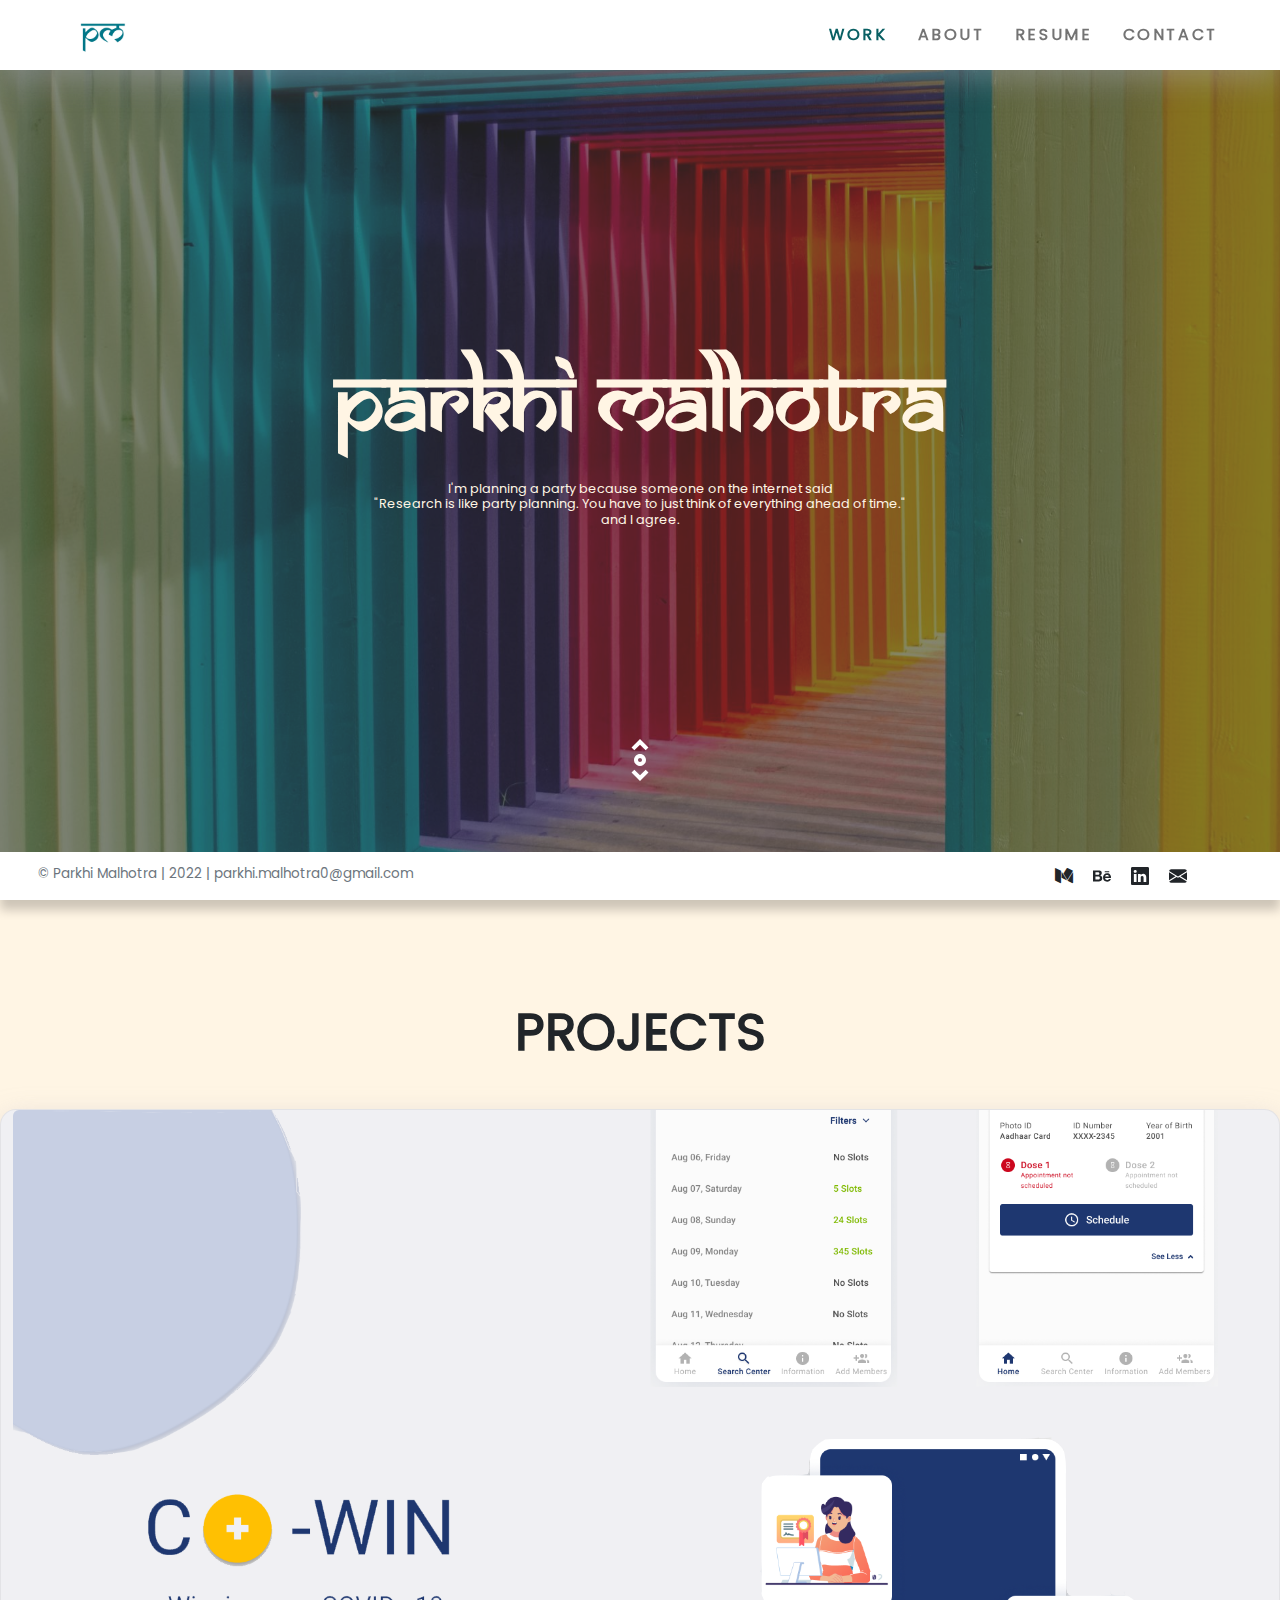
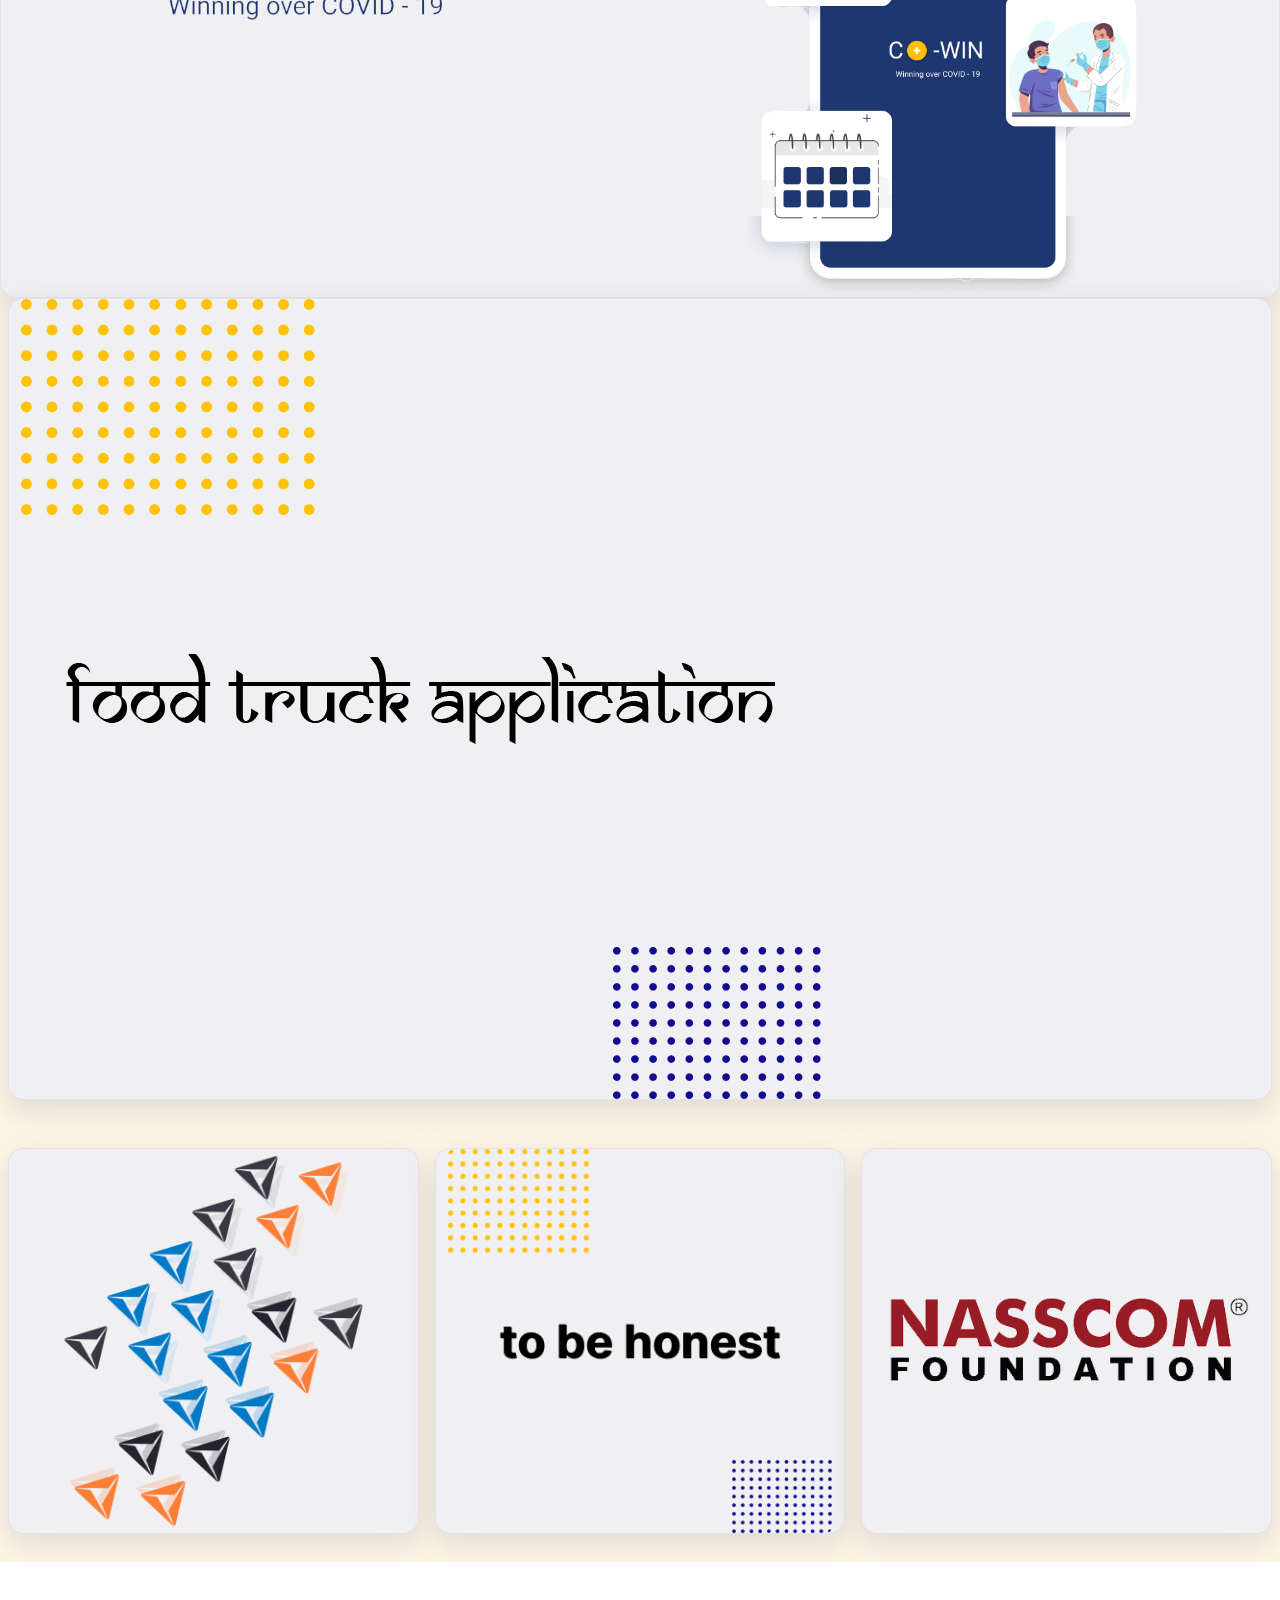
<file: index.html>
<!DOCTYPE html>
<html lang="en">

<head>
    <meta charset="utf-8">
    <meta name="viewport" content="width=device-width, initial-scale=1.0, shrink-to-fit=no">
    <title>Purkkhi</title>
    <link rel="stylesheet" href="assets/bootstrap/css/bootstrap.min.css">
    <link rel="stylesheet" href="assets/css/Annie%20Use%20Your%20Telescope.css">
    <link rel="stylesheet" href="assets/css/Caveat.css">
    <link rel="stylesheet" href="assets/css/Poppins.css">
    <link rel="stylesheet" href="assets/css/Samarkan.css">
    <link rel="stylesheet" href="assets/css/Sofia%20Pro.css">
    <link rel="stylesheet" href="https://cdnjs.cloudflare.com/ajax/libs/font-awesome/4.7.0/css/font-awesome.min.css">
    <link rel="stylesheet" href="assets/css/Footer-Multi-Column-icons.css">
    <link rel="stylesheet" href="assets/css/Hero-Clean-images-1.css">
    <link rel="stylesheet" href="assets/css/snip1577.css">
</head>

<body style="margin:0px!important;">
    <nav class="navbar navbar-light navbar-expand-md fixed-top" id="navbar">
        <div class="container-fluid"><a class="navbar-brand" href="index.html"><img src="assets/img/logooo.jpeg" style="max-height: 6vh;"></a><button data-bs-toggle="collapse" class="navbar-toggler" data-bs-target="#navcol-1"><span class="visually-hidden">Toggle navigation</span><span class="navbar-toggler-icon"></span></button>
            <div class="collapse navbar-collapse" id="navcol-1">
                <ul class="navbar-nav ms-auto">
                    <li class="nav-item"><a class="nav-link active m-auto" href="index.html">Work</a></li>
                    <li class="nav-item"><a class="nav-link m-auto" href="about.html">About</a></li>
                    <li class="nav-item"><a class="nav-link m-auto" href="https://github.com/malhotraparkhi/Resume/blob/main/Parkhi%20Malhotra%20-%20Resume.pdf" target="_blank">RESUME</a></li>
                    <li class="nav-item" style="/*background: #085F63;*/border-radius: 4px;"><a class="nav-link" href="mailto:parkhi.malhotra0@gmail.com">Contact</a></li>
                </ul>
            </div>
        </div>
    </nav>
    <section class="d-flex flex-column justify-content-center align-items-center mx-auto" id="bitmoji-about" style="height: 100vh;margin: 0% 0% 0% 0%;color: white;background: url(&quot;assets/img/robert-katzki-jbtfM0XBeRc-unsplash.jpg&quot;) center / cover no-repeat;padding: 0px;">
        <div class="row gy-4 gy-md-0" style="height: 100%;width: 100%;background: rgba(51,51,51,0.6);box-shadow: 0px 10px 10px rgba(0,0,0,0.2);margin: 0px;">
            <div class="col text-center text-md-start d-flex d-sm-flex d-md-flex justify-content-start align-items-center align-items-md-center" style="font-family: 'Poppins';">
                <div class="mx-auto" id="homehead-div" style="text-align: center;">
                    <h2 class="text-uppercase fw-bold" style="font-family: Samarkan;font-size: 10vh;color: #FFF5E4;">PARKHI MALHOTRA</h2>
                    <h2 class="fw-bold" id="subhead-l" style="font-size: 1vw;color: #FFF5E4;"><br><span style="font-weight: normal !important;">I'm planning a party because someone on the internet said </span><br><span style="font-weight: normal !important;">"Research is like party planning. You have to just think of everything ahead of time." </span><br><span style="font-weight: normal !important;">and I agree.</span><br><br></h2>
                    <h2 class="fw-bold" id="subhead-p" style="font-size: 1.5vh;color: #FFF5E4;"><br><span style="font-weight: normal !important;">I'm planning a party because someone on the internet said "Research is like party planning. You have to just think of everything ahead of time." and I agree.</span><br><br></h2>
                </div>
            </div>
        </div>
        <div style="cursor:pointer;padding: 2%;text-align: center;position:absolute;bottom:10%;" onclick="document.getElementById(&quot;work-exp-p&quot;).scrollIntoView();"><svg xmlns="http://www.w3.org/2000/svg" width="1em" height="1em" viewBox="0 0 24 24" fill="none" style="font-size:3rem;" onclick="document.getElementById(&quot;work-exp-l&quot;).scrollIntoView();">
                <path d="M9.17154 16.8182L7.75732 18.2324L12 22.475L16.2426 18.2324L14.8284 16.8182L12 19.6466L9.17154 16.8182Z" fill="currentColor"></path>
                <path d="M14.8284 7.182L16.2426 5.76779L12 1.52515L7.75733 5.76779L9.17155 7.182L12 4.35357L14.8284 7.182Z" fill="currentColor"></path>
                <path fill-rule="evenodd" clip-rule="evenodd" d="M12 9.00018C13.6569 9.00018 15 10.3433 15 12.0002C15 13.657 13.6569 15.0002 12 15.0002C10.3431 15.0002 9 13.657 9 12.0002C9 10.3433 10.3431 9.00018 12 9.00018ZM12 11.0002C12.5523 11.0002 13 11.4479 13 12.0002C13 12.5525 12.5523 13.0002 12 13.0002C11.4477 13.0002 11 12.5525 11 12.0002C11 11.4479 11.4477 11.0002 12 11.0002Z" fill="currentColor"></path>
            </svg></div>
    </section>
    <section class="flex-column justify-content-center align-items-center mx-auto" id="work-exp-l" style="padding: 0%;width: 100%;min-height: 100vh;margin: 0% 0% 3% 0%;background: #FFF5E4;">
        <h2 class="text-uppercase fw-bold" style="font-size: 4vw;font-family: 'Poppins';margin: 8% 0% 2% 0%;">PROJECTS</h2>
        <div class="row d-flex flex-row justify-content-center" style="width:100%;margin:20px 0px">
            <div class="col-xxl-7 workexp-cols snip1577" style="margin:0px 8px;" onclick="window.open(&quot;https://medium.com/design-bootcamp/case-study-co-win-mobile-application-concept-1673a0535c91&quot;,&quot;_blank&quot;);">
                <div class="workexp-img"><img class="rounded img-fluid d-block" src="assets/img/Cowin%20cover%20image%202.png"></div>
                <div class="figcaption">
                    <h3><strong>Co-Win: Mobile Application Concept</strong><br></h3>
                </div>
            </div>
            <div class="col workexp-cols snip1577" style="width:39%;margin:0px 8px;" onclick="window.open(&quot;https://github.com/malhotraparkhi/Food-Truck-Application/blob/main/Food%20Truck%20Application.pdf&quot;,&quot;_blank&quot;);">
                <div class="workexp-img" style="height: 100%;"><img src="assets/img/foodtruck.png"></div>
                <div class="figcaption">
                    <h3>Food Truck Application</h3>
                </div>
            </div>
        </div>
        <div class="row d-flex flex-column justify-content-center mx-auto flex-sm-column flex-md-column flex-lg-column flex-xl-row flex-xxl-row" style="width:100%;margin:20px 0px">
            <div class="col d-flex justify-content-center workexp-cols snip1577 group-3" style="margin: 8px;" onclick="window.open(&quot;https://medium.com/@malhotraparkhi/an-overview-of-the-work-i-carried-out-during-my-ux-internship-at-sanridge-47f2dd9a9f83&quot;,&quot;_blank&quot;);">
                <div class="workexp-img" style="height: 100%;"><img src="assets/img/Group%204972.png"></div>
                <div class="figcaption">
                    <h3>SanRidge x Excelli</h3>
                </div>
            </div>
            <div class="col d-flex justify-content-center workexp-cols snip1577 group-3" style="margin: 8px;">
                <div><img class="rounded img-fluid d-block w-100 fit-cover workexp-img" src="assets/img/tbhccc.png"></div>
                <div class="figcaption">
                    <h3>TBH Circle</h3>
                </div>
            </div>
            <div class="col d-flex justify-content-center workexp-cols snip1577 group-3" style="margin: 8px;">
                <div class="d-flex"><img class="rounded img-fluid d-block w-100 fit-cover workexp-img" src="assets/img/nasscom%20foundation.png"></div>
                <div class="figcaption">
                    <h3>NASSCOM Foundation</h3>
                </div>
            </div>
        </div>
    </section>
    <section class="flex-column justify-content-center align-items-center mx-auto" id="work-exp-p" style="padding-top: 10%;width: 100%;min-height: 100vh;margin: 0% 0% 8% 0%;background: #FFF5E4;">
        <h2 class="text-uppercase fw-bold" style="font-size: 6vh;font-family: 'Poppins';margin: 8% 0%;">PROJECTS</h2>
        <div class="row d-flex justify-content-center" id="projects-toprow" style="width:100%;margin:8px 0px">
            <div class="col-xxl-7 workexp-cols snip1577 group-3" style="margin:8px;" onclick="window.open(&quot;https://medium.com/design-bootcamp/case-study-co-win-mobile-application-concept-1673a0535c91&quot;,&quot;_blank&quot;);">
                <div class="workexp-img"><img class="rounded img-fluid d-block" src="assets/img/Cowin%20cover%20image%202%20square.png"></div>
                <div class="figcaption">
                    <h3><strong>Co-Win: Mobile Application Concept</strong><br></h3>
                </div>
            </div>
            <div class="col workexp-cols snip1577 group-3" style="margin:8px;" onclick="window.open(&quot;https://github.com/malhotraparkhi/Food-Truck-Application/blob/main/Food%20Truck%20Application.pdf&quot;,&quot;_blank&quot;);">
                <div class="workexp-img" style="height: 100%;"><img src="assets/img/foodtruck.png"></div>
                <div class="figcaption">
                    <h3>Food Truck Application</h3>
                </div>
            </div>
        </div>
        <div class="row d-flex flex-column justify-content-center mx-auto flex-sm-column flex-md-column flex-lg-column flex-xl-row flex-xxl-row" style="width: 100%;margin: 8px 0px 30% 0px;">
            <div class="col d-flex justify-content-center mx-auto workexp-cols snip1577 group-3" style="margin: 8px;" onclick="window.open(&quot;https://medium.com/@malhotraparkhi/an-overview-of-the-work-i-carried-out-during-my-ux-internship-at-sanridge-47f2dd9a9f83&quot;,&quot;_blank&quot;);">
                <div class="workexp-img" style="height: 100%;"><img src="assets/img/Group%204972.png"></div>
                <div class="figcaption">
                    <h3>SanRidge x Excelli</h3>
                </div>
            </div>
            <div class="col d-flex justify-content-center mx-auto workexp-cols snip1577 group-3" style="margin: 8px;">
                <div><img class="rounded img-fluid d-block w-100 fit-auto workexp-img" src="assets/img/tbhccc.png"></div>
                <div class="figcaption">
                    <h3>TBH Circle</h3>
                </div>
            </div>
            <div class="col d-flex justify-content-center mx-auto workexp-cols snip1577 group-3" style="margin: 8px;">
                <div><img class="rounded img-fluid d-block w-100 fit-cover workexp-img" src="assets/img/nasscom%20foundation.png"></div>
                <div class="figcaption">
                    <h3>NASSCOM Foundation</h3>
                </div>
            </div>
        </div>
    </section>
    <footer id="footer-l" class="footer-holder">
        <p class="text-muted mb-0 copyright-statement">© Parkhi Malhotra |&nbsp;2022 | parkhi.malhotra0@gmail.com</p>
        <ul class="list-inline d-flex flex-row justify-content-center align-items-center" id="social-icons">
            <li class="list-inline-item d-flex justify-content-center align-items-center icons" onclick="window.open(&quot;https://medium.com/@malhotraparkhi&quot;,&quot;_blank&quot;);"><i class="fa fa-medium"></i></li>
            <li class="list-inline-item d-flex justify-content-center align-items-center icons" onclick="window.open(&quot;https://www.behance.net/parkhimalhotra&quot;,&quot;_blank&quot;);"><svg xmlns="http://www.w3.org/2000/svg" width="1em" height="1em" fill="currentColor" viewBox="0 0 16 16" class="bi bi-behance">
                    <path d="M4.654 3c.461 0 .887.035 1.278.14.39.07.711.216.996.391.286.176.497.426.641.747.14.32.216.711.216 1.137 0 .496-.106.922-.356 1.242-.215.32-.566.606-.997.817.606.176 1.067.496 1.348.922.281.426.461.957.461 1.563 0 .496-.105.922-.285 1.278a2.317 2.317 0 0 1-.782.887c-.32.215-.711.39-1.137.496a5.329 5.329 0 0 1-1.278.176L0 12.803V3h4.654zm-.285 3.978c.39 0 .71-.105.957-.285.246-.18.355-.497.355-.887 0-.216-.035-.426-.105-.567a.981.981 0 0 0-.32-.355 1.84 1.84 0 0 0-.461-.176c-.176-.035-.356-.035-.567-.035H2.17v2.31c0-.005 2.2-.005 2.2-.005zm.105 4.193c.215 0 .426-.035.606-.07.176-.035.356-.106.496-.216s.25-.215.356-.39c.07-.176.14-.391.14-.641 0-.496-.14-.852-.426-1.102-.285-.215-.676-.32-1.137-.32H2.17v2.734h2.305v.005zm6.858-.035c.286.285.711.426 1.278.426.39 0 .746-.106 1.032-.286.285-.215.46-.426.53-.64h1.74c-.286.851-.712 1.457-1.278 1.848-.566.355-1.243.566-2.06.566a4.135 4.135 0 0 1-1.527-.285 2.827 2.827 0 0 1-1.137-.782 2.851 2.851 0 0 1-.712-1.172c-.175-.461-.25-.957-.25-1.528 0-.531.07-1.032.25-1.493.18-.46.426-.852.747-1.207.32-.32.711-.606 1.137-.782a4.018 4.018 0 0 1 1.493-.285c.606 0 1.137.105 1.598.355.46.25.817.532 1.102.958.285.39.496.851.641 1.348.07.496.105.996.07 1.563h-5.15c0 .58.21 1.11.496 1.396zm2.24-3.732c-.25-.25-.642-.391-1.103-.391-.32 0-.566.07-.781.176-.215.105-.356.25-.496.39a.957.957 0 0 0-.25.497c-.036.175-.07.32-.07.46h3.196c-.07-.526-.25-.882-.497-1.132zm-3.127-3.728h3.978v.957h-3.978v-.957z"></path>
                </svg></li>
            <li class="list-inline-item d-flex justify-content-center align-items-center icons" onclick="window.open(&quot;https://www.linkedin.com/in/parkhi-malhotra-a0358b18a/&quot;,&quot;_blank&quot;);"><svg xmlns="http://www.w3.org/2000/svg" width="1em" height="1em" fill="currentColor" viewBox="0 0 16 16" class="bi bi-linkedin">
                    <path d="M0 1.146C0 .513.526 0 1.175 0h13.65C15.474 0 16 .513 16 1.146v13.708c0 .633-.526 1.146-1.175 1.146H1.175C.526 16 0 15.487 0 14.854V1.146zm4.943 12.248V6.169H2.542v7.225h2.401zm-1.2-8.212c.837 0 1.358-.554 1.358-1.248-.015-.709-.52-1.248-1.342-1.248-.822 0-1.359.54-1.359 1.248 0 .694.521 1.248 1.327 1.248h.016zm4.908 8.212V9.359c0-.216.016-.432.08-.586.173-.431.568-.878 1.232-.878.869 0 1.216.662 1.216 1.634v3.865h2.401V9.25c0-2.22-1.184-3.252-2.764-3.252-1.274 0-1.845.7-2.165 1.193v.025h-.016a5.54 5.54 0 0 1 .016-.025V6.169h-2.4c.03.678 0 7.225 0 7.225h2.4z"></path>
                </svg></li>
            <li class="list-inline-item d-flex justify-content-center align-items-center icons" onclick="window.open(&quot;mailto:parkhi.malhotra0@gmail.com&quot;)"><svg xmlns="http://www.w3.org/2000/svg" width="1em" height="1em" fill="currentColor" viewBox="0 0 16 16" class="bi bi-envelope-fill">
                    <path d="M.05 3.555A2 2 0 0 1 2 2h12a2 2 0 0 1 1.95 1.555L8 8.414.05 3.555ZM0 4.697v7.104l5.803-3.558L0 4.697ZM6.761 8.83l-6.57 4.027A2 2 0 0 0 2 14h12a2 2 0 0 0 1.808-1.144l-6.57-4.027L8 9.586l-1.239-.757Zm3.436-.586L16 11.801V4.697l-5.803 3.546Z"></path>
                </svg></li>
        </ul>
    </footer>
    <footer class="flex-column-reverse justify-content-center footer-holder" id="footer-p" style="margin-top:5%;">
        <p class="text-muted mb-0 copyright-statement" style="text-align:center;padding:0% 0% 2% 0%;">© Parkhi Malhotra |&nbsp;2022 | parkhi.malhotra0@gmail.com</p>
        <ul class="list-inline d-flex flex-row justify-content-center align-items-center" id="social-icons-1" style="padding:2% 0% 0% 0%;">
            <li class="list-inline-item d-flex justify-content-center align-items-center icons" onclick="window.open(&quot;https://medium.com/@malhotraparkhi&quot;,&quot;_blank&quot;);"><i class="fa fa-medium"></i></li>
            <li class="list-inline-item d-flex justify-content-center align-items-center icons" onclick="window.open(&quot;https://www.behance.net/parkhimalhotra&quot;,&quot;_blank&quot;);"><svg xmlns="http://www.w3.org/2000/svg" width="1em" height="1em" fill="currentColor" viewBox="0 0 16 16" class="bi bi-behance">
                    <path d="M4.654 3c.461 0 .887.035 1.278.14.39.07.711.216.996.391.286.176.497.426.641.747.14.32.216.711.216 1.137 0 .496-.106.922-.356 1.242-.215.32-.566.606-.997.817.606.176 1.067.496 1.348.922.281.426.461.957.461 1.563 0 .496-.105.922-.285 1.278a2.317 2.317 0 0 1-.782.887c-.32.215-.711.39-1.137.496a5.329 5.329 0 0 1-1.278.176L0 12.803V3h4.654zm-.285 3.978c.39 0 .71-.105.957-.285.246-.18.355-.497.355-.887 0-.216-.035-.426-.105-.567a.981.981 0 0 0-.32-.355 1.84 1.84 0 0 0-.461-.176c-.176-.035-.356-.035-.567-.035H2.17v2.31c0-.005 2.2-.005 2.2-.005zm.105 4.193c.215 0 .426-.035.606-.07.176-.035.356-.106.496-.216s.25-.215.356-.39c.07-.176.14-.391.14-.641 0-.496-.14-.852-.426-1.102-.285-.215-.676-.32-1.137-.32H2.17v2.734h2.305v.005zm6.858-.035c.286.285.711.426 1.278.426.39 0 .746-.106 1.032-.286.285-.215.46-.426.53-.64h1.74c-.286.851-.712 1.457-1.278 1.848-.566.355-1.243.566-2.06.566a4.135 4.135 0 0 1-1.527-.285 2.827 2.827 0 0 1-1.137-.782 2.851 2.851 0 0 1-.712-1.172c-.175-.461-.25-.957-.25-1.528 0-.531.07-1.032.25-1.493.18-.46.426-.852.747-1.207.32-.32.711-.606 1.137-.782a4.018 4.018 0 0 1 1.493-.285c.606 0 1.137.105 1.598.355.46.25.817.532 1.102.958.285.39.496.851.641 1.348.07.496.105.996.07 1.563h-5.15c0 .58.21 1.11.496 1.396zm2.24-3.732c-.25-.25-.642-.391-1.103-.391-.32 0-.566.07-.781.176-.215.105-.356.25-.496.39a.957.957 0 0 0-.25.497c-.036.175-.07.32-.07.46h3.196c-.07-.526-.25-.882-.497-1.132zm-3.127-3.728h3.978v.957h-3.978v-.957z"></path>
                </svg></li>
            <li class="list-inline-item d-flex justify-content-center align-items-center icons" onclick="window.open(&quot;https://www.linkedin.com/in/parkhi-malhotra-a0358b18a/&quot;,&quot;_blank&quot;);"><svg xmlns="http://www.w3.org/2000/svg" width="1em" height="1em" fill="currentColor" viewBox="0 0 16 16" class="bi bi-linkedin">
                    <path d="M0 1.146C0 .513.526 0 1.175 0h13.65C15.474 0 16 .513 16 1.146v13.708c0 .633-.526 1.146-1.175 1.146H1.175C.526 16 0 15.487 0 14.854V1.146zm4.943 12.248V6.169H2.542v7.225h2.401zm-1.2-8.212c.837 0 1.358-.554 1.358-1.248-.015-.709-.52-1.248-1.342-1.248-.822 0-1.359.54-1.359 1.248 0 .694.521 1.248 1.327 1.248h.016zm4.908 8.212V9.359c0-.216.016-.432.08-.586.173-.431.568-.878 1.232-.878.869 0 1.216.662 1.216 1.634v3.865h2.401V9.25c0-2.22-1.184-3.252-2.764-3.252-1.274 0-1.845.7-2.165 1.193v.025h-.016a5.54 5.54 0 0 1 .016-.025V6.169h-2.4c.03.678 0 7.225 0 7.225h2.4z"></path>
                </svg></li>
            <li class="list-inline-item d-flex justify-content-center align-items-center icons" onclick="window.open(&quot;mailto:parkhi.malhotra0@gmail.com&quot;)"><svg xmlns="http://www.w3.org/2000/svg" width="1em" height="1em" fill="currentColor" viewBox="0 0 16 16" class="bi bi-envelope-fill">
                    <path d="M.05 3.555A2 2 0 0 1 2 2h12a2 2 0 0 1 1.95 1.555L8 8.414.05 3.555ZM0 4.697v7.104l5.803-3.558L0 4.697ZM6.761 8.83l-6.57 4.027A2 2 0 0 0 2 14h12a2 2 0 0 0 1.808-1.144l-6.57-4.027L8 9.586l-1.239-.757Zm3.436-.586L16 11.801V4.697l-5.803 3.546Z"></path>
                </svg></li>
        </ul>
    </footer>
    <script src="https://cdn.jsdelivr.net/npm/bootstrap@5.2.2/dist/js/bootstrap.bundle.min.js"></script>
    <script src="assets/js/slidechange.js"></script>
</body>

</html>
</file>
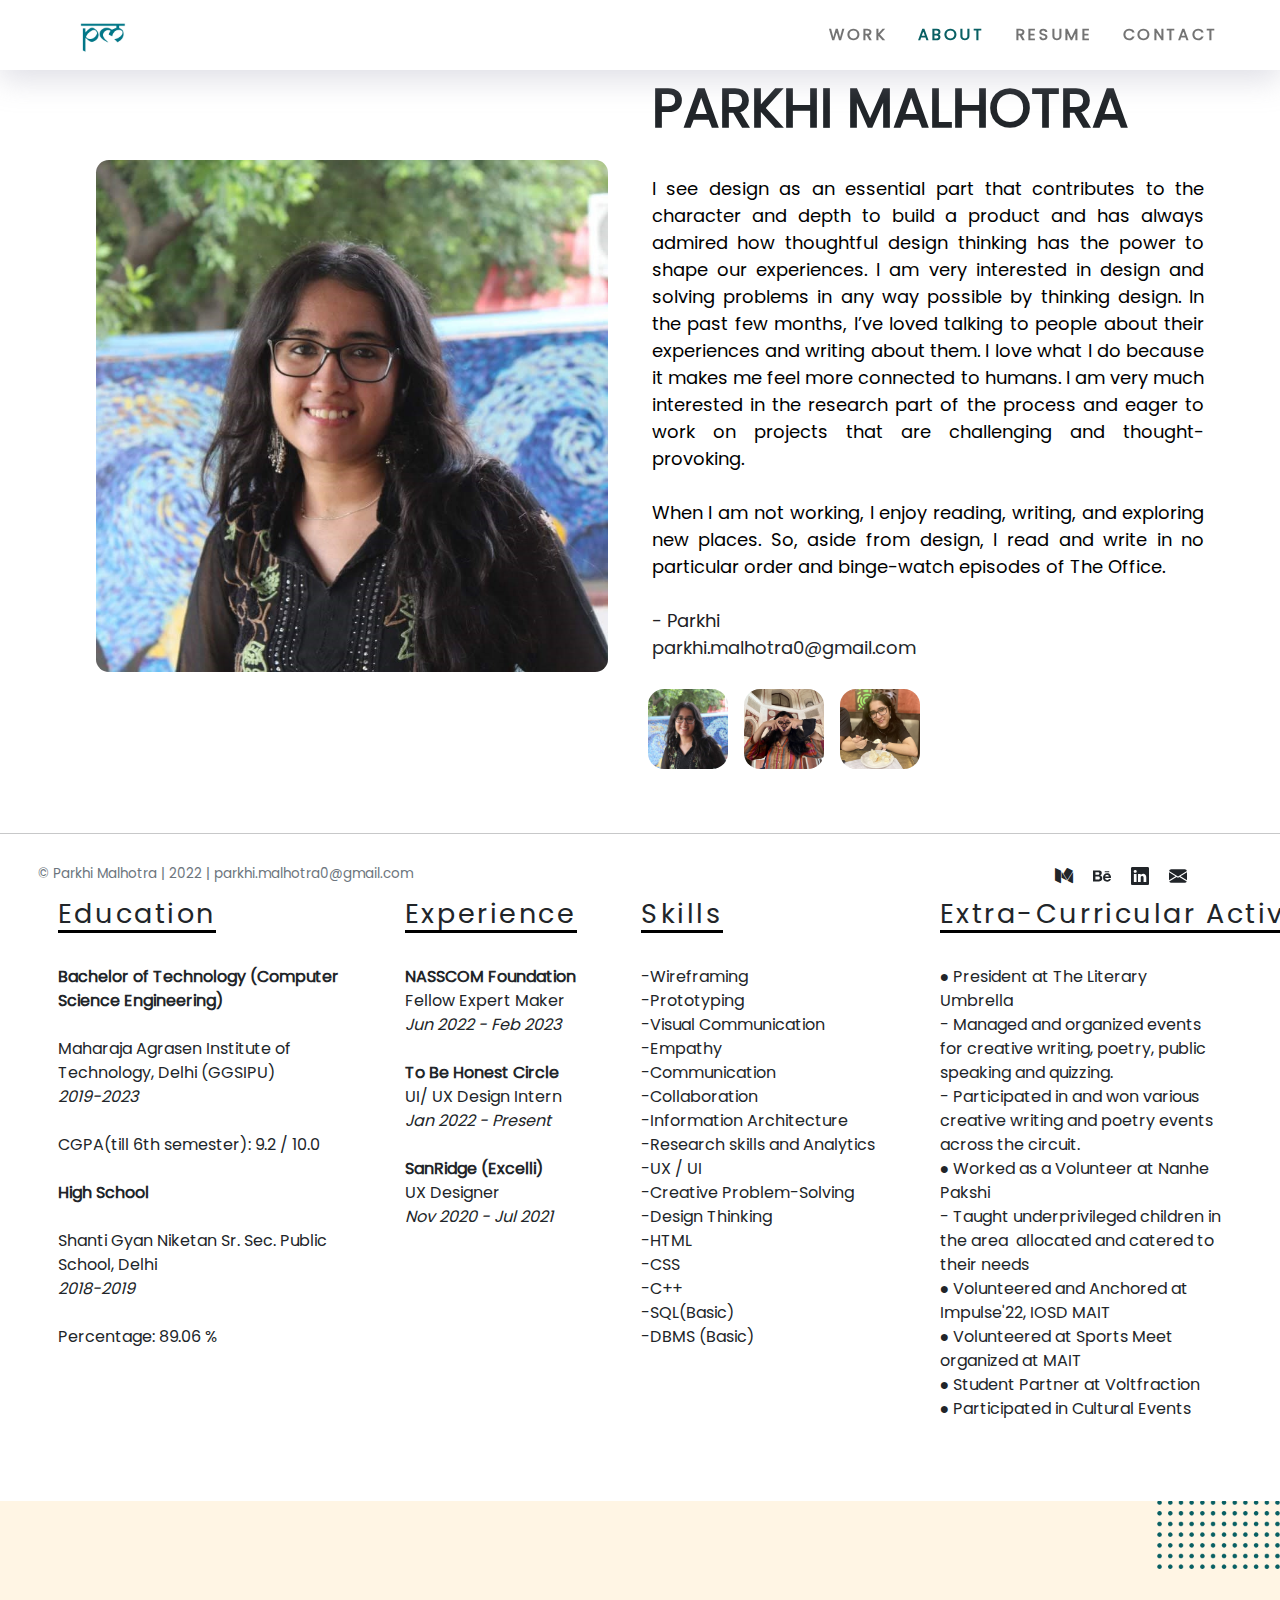
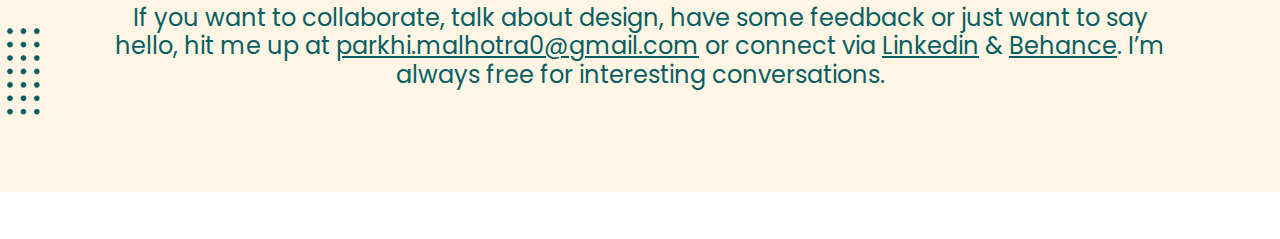
<file: about.html>
<!DOCTYPE html>
<html lang="en">

<head>
    <meta charset="utf-8">
    <meta name="viewport" content="width=device-width, initial-scale=1.0, shrink-to-fit=no">
    <title>Purkkhi</title>
    <link rel="stylesheet" href="assets/bootstrap/css/bootstrap.min.css">
    <link rel="stylesheet" href="assets/css/Annie%20Use%20Your%20Telescope.css">
    <link rel="stylesheet" href="assets/css/Caveat.css">
    <link rel="stylesheet" href="assets/css/Poppins.css">
    <link rel="stylesheet" href="assets/css/Samarkan.css">
    <link rel="stylesheet" href="assets/css/Sofia%20Pro.css">
    <link rel="stylesheet" href="https://cdnjs.cloudflare.com/ajax/libs/font-awesome/4.7.0/css/font-awesome.min.css">
    <link rel="stylesheet" href="assets/css/Footer-Multi-Column-icons.css">
    <link rel="stylesheet" href="assets/css/Hero-Clean-images-1.css">
    <link rel="stylesheet" href="assets/css/snip1577.css">
</head>

<body>
    <nav class="navbar navbar-light navbar-expand-md fixed-top" id="navbar">
        <div class="container-fluid"><a class="navbar-brand" href="index.html"><img src="assets/img/logooo.jpeg" style="max-height: 6vh;"></a><button data-bs-toggle="collapse" class="navbar-toggler" data-bs-target="#navcol-1"><span class="visually-hidden">Toggle navigation</span><span class="navbar-toggler-icon"></span></button>
            <div class="collapse navbar-collapse" id="navcol-1">
                <ul class="navbar-nav ms-auto">
                    <li class="nav-item"><a class="nav-link m-auto" href="index.html">Work</a></li>
                    <li class="nav-item"><a class="nav-link active m-auto" href="about.html">About</a></li>
                    <li class="nav-item"><a class="nav-link m-auto" href="https://github.com/malhotraparkhi/Resume/blob/main/Parkhi%20Malhotra%20-%20Resume.pdf" target="_blank">RESUME</a></li>
                    <li class="nav-item" style="/*background: #085F63;*/border-radius: 4px;"><a class="nav-link" href="mailto:parkhi.malhotra0@gmail.com">Contact</a></li>
                </ul>
            </div>
        </div>
    </nav>
    <section class="d-flex flex-row justify-content-center align-items-center mx-auto" id="bitmoji-about">
        <div class="row g-0" style="height: 100%;">
            <div class="col-md-6" id="pic-l" style="padding: 0%;justify-content: center;align-items: center;">
                <div id="bitmoji-div" style="background-image: url(&quot;assets/img/Parkhi%20Malhotra.jpg&quot;);"></div>
            </div>
            <div class="col-md-6" id="pic-p" style="height: 100%;width: 100%;padding: 0%;justify-content: center;align-items: center;">
                <div id="bitmoji-div-p" style="background: url(&quot;assets/img/Parkhi%20Malhotra.jpg&quot;) center / cover no-repeat;"></div>
            </div>
            <div class="col text-center text-md-start d-flex flex-column" style="font-family: 'Poppins'">
                <div style="padding: 2%;">
                    <h2 class="text-uppercase fw-bold" style="font-size: 6vh;font-family: 'Poppins';">PARKHI MALHOTRA</h2>
                    <p style="margin: 0;text-align: justify;font-size: 2vh;"><br><span style="color: rgb(0, 0, 0); background-color: transparent;">I see design as an essential part that contributes to the character and depth to build a product and has always admired how thoughtful design thinking has the power to shape our experiences. I am very interested in design and solving problems in any way possible by thinking design. In the past few months, I’ve loved talking to people about their experiences and writing about them. I love what I do because it makes me feel more connected to humans. I am very much interested in the research part of the process and eager to work on projects that are challenging and thought-provoking.</span><br><br><span style="color: rgb(0, 0, 0); background-color: transparent;">When I am not working, I enjoy reading, writing, and exploring new places. So, aside from design, I read and write in no particular order and binge-watch episodes of The Office.</span><br><br><span style="color: rgb(32, 33, 36);">- Parkhi</span><br></p>
                    <p style="font-size: 2vh;font-family: 'Poppins';text-align: left;">parkhi.malhotra0@gmail.com</p>
                </div>
                <div id="image-carousel"><img class="about-carousel-slides" src="assets/img/Parkhi%20Malhotra.jpg" onclick="slideswitcher(2)"><img class="about-carousel-slides" src="assets/img/IMG_1428_JPEG.jpg" onclick="slideswitcher(0)"><img class="about-carousel-slides" src="assets/img/IMG_4181.jpg" onclick="slideswitcher(1)"></div>
            </div>
        </div>
    </section>
    <hr>
    <section id="resume-about-l" style="margin: 5% 2%;font-family: 'Poppins';">
        <div class="d-flex flex-row justify-content-around">
            <div class="d-flex flex-column resume-divs">
                <h2 class="resume-titles">Education</h2>
                <p style="font-size: 16px;"><br><strong>Bachelor of Technology (Computer Science Engineering)</strong><br><br>Maharaja Agrasen Institute of Technology, Delhi (GGSIPU)<br><em>2019-2023</em><br><br>CGPA(till 6th semester): 9.2 / 10.0<br><br><strong>High School</strong><br><br>Shanti Gyan Niketan Sr. Sec. Public School, Delhi<br><em>2018-2019</em><br><br>Percentage: 89.06 %</p>
            </div>
            <div class="d-flex flex-column resume-divs">
                <h2 class="resume-titles">Experience</h2>
                <p style="width: max-content;"><br><strong>NASSCOM Foundation</strong><br>Fellow Expert Maker<br><em>Jun 2022 - Feb 2023</em><br><br><strong>To Be Honest Circle</strong><br>UI/ UX Design Intern<br><em>Jan 2022 - Present</em><br><br><strong>SanRidge (Excelli)</strong><br>UX Designer<br><em>Nov 2020 - Jul 2021</em><br><br></p>
            </div>
            <div class="d-flex flex-column resume-divs">
                <h2 class="resume-titles">Skills</h2>
                <p><br>-Wireframing<br>-Prototyping<br>-Visual Communication<br>-Empathy<br>-Communication<br>-Collaboration<br>-Information Architecture<br>-Research skills and Analytics<br>-UX / UI <br>-Creative Problem-Solving <br>-Design Thinking <br>-HTML <br>-CSS <br>-C++ <br>-SQL(Basic) <br>-DBMS (Basic)<br></p>
            </div>
            <div class="d-flex flex-column justify-content-start resume-divs">
                <h2 class="resume-titles">Extra-Curricular Activities</h2>
                <p><br>● President at The Literary Umbrella<br>- Managed and organized events for creative writing, poetry, public speaking and quizzing.<br>- Participated in and won various creative writing and poetry events across the&nbsp;circuit.<br>● Worked as a Volunteer at Nanhe Pakshi<br>- Taught underprivileged children in the area&nbsp; allocated and catered to their needs<br>● Volunteered and Anchored at Impulse'22, IOSD MAIT<br>● Volunteered at Sports Meet organized at MAIT<br>● Student Partner at Voltfraction<br>● Participated in Cultural Events<br></p>
            </div>
        </div>
    </section>
    <section id="resume-about-p" style="margin: 5% 2%;font-family: 'Poppins';">
        <div class="d-flex flex-column justify-content-around flex-sm-column flex-md-column flex-lg-column" id="resume-flex">
            <div class="d-flex flex-column" style="margin: 2%;padding: 2%;">
                <h2 class="resume-titles">Education</h2>
                <p><br><strong>Bachelor of Technology (Computer Science Engineering)</strong><br><br>Maharaja Agrasen Institute of Technology, Delhi (GGSIPU)<br><em>2019-2023</em><br><br>Percentage (till 5th semester): 84.94 %<br><br><strong>High School</strong><br><br>Shanti Gyan Niketan Sr. Sec. Public School, Delhi<br><em>2018-2019</em><br><br>Percentage: 89.06 %</p>
            </div>
            <div class="d-flex flex-column" style="margin: 2%;padding: 2%;">
                <h2 class="resume-titles">Experience</h2>
                <p style="width: max-content;"><br><strong>NASSCOM Foundation</strong><br>Fellow Expert Maker<br><em>Jun 2022 - Feb 2023</em><br><br><strong>To Be Honest Circle</strong><br>UI/ UX Design Intern<br><em>Jan 2022 - Present</em><br><br><strong>SanRidge (Excelli)</strong><br>UX Designer<br><em>Nov 2020 - Jul 2021</em><br><br></p>
            </div>
            <div class="d-flex flex-column" style="margin: 2%;padding: 2%;">
                <h2 class="resume-titles">Skills</h2>
                <p><br>-Wireframing<br>-Prototyping<br>-Visual Communication<br>-Empathy<br>-Communication<br>-Collaboration<br>-Information Architecture<br>-Research skills and Analytics<br>-UX / UI <br>-Creative Problem-Solving <br>-Design Thinking <br>-HTML <br>-CSS <br>-C++ <br>-SQL(Basic) <br>-DBMS (Basic)<br></p>
            </div>
            <div class="d-flex flex-column justify-content-start" style="margin: 2%;padding: 2%;">
                <h2 class="resume-titles">Extra-Curricular Activities</h2>
                <p><br>● President at The Literary Umbrella<br>- Managed and organized events for creative writing, poetry, public speaking and quizzing.<br>- Participated in and won various creative writing and poetry events across the&nbsp;circuit.<br><br>● Worked as a Volunteer at Nanhe Pakshi<br>- Taught underprivileged children in the area&nbsp; allocated and catered to their needs<br><br>● Volunteered and Anchored at Impulse'22, IOSD MAIT<br><br>● Volunteered at Sports Meet organized at MAIT<br><br>● Student Partner at Voltfraction<br><br>● Participated in Cultural Events<br><br></p>
            </div>
        </div>
    </section>
    <section id="grid-l" style="margin: 0% 0% 3% 0%;">
        <div class="d-flex flex-column justify-content-center flex-sm-column flex-md-column flex-lg-column flex-xl-row flex-xxl-row">
            <h4 class="about-highlight" style="background: url(&quot;assets/img/about-highlight.png&quot;) top / contain no-repeat, #FFF5E4;">If you want to collaborate, talk about design, have some feedback or just want to say hello, hit me up at <span onclick="window.open(&quot;mailto:parkhi.malhotra0@gmail.com&quot;);" style="text-decoration:underline;cursor:pointer;">parkhi.malhotra0@gmail.com</span>&nbsp;or connect via <span onclick="window.open(&quot;https://www.linkedin.com/in/parkhi-malhotra-a0358b18a/&quot;,&quot;_blank&quot;);" style="text-decoration:underline;cursor:pointer;">Linkedin</span>&nbsp;&amp;&nbsp;<span onclick="window.open(&quot;https://www.behance.net/parkhimalhotra&quot;,&quot;_blank&quot;);" style="text-decoration:underline;cursor:pointer;">Behance</span>. I’m always free for interesting conversations.</h4>
        </div>
    </section>
    <footer id="footer-l" class="footer-holder">
        <p class="text-muted mb-0 copyright-statement">© Parkhi Malhotra |&nbsp;2022 | parkhi.malhotra0@gmail.com</p>
        <ul class="list-inline d-flex flex-row justify-content-center align-items-center" id="social-icons">
            <li class="list-inline-item d-flex justify-content-center align-items-center icons" onclick="window.open(&quot;https://medium.com/@malhotraparkhi&quot;,&quot;_blank&quot;);"><i class="fa fa-medium"></i></li>
            <li class="list-inline-item d-flex justify-content-center align-items-center icons" onclick="window.open(&quot;https://www.behance.net/parkhimalhotra&quot;,&quot;_blank&quot;);"><svg xmlns="http://www.w3.org/2000/svg" width="1em" height="1em" fill="currentColor" viewBox="0 0 16 16" class="bi bi-behance">
                    <path d="M4.654 3c.461 0 .887.035 1.278.14.39.07.711.216.996.391.286.176.497.426.641.747.14.32.216.711.216 1.137 0 .496-.106.922-.356 1.242-.215.32-.566.606-.997.817.606.176 1.067.496 1.348.922.281.426.461.957.461 1.563 0 .496-.105.922-.285 1.278a2.317 2.317 0 0 1-.782.887c-.32.215-.711.39-1.137.496a5.329 5.329 0 0 1-1.278.176L0 12.803V3h4.654zm-.285 3.978c.39 0 .71-.105.957-.285.246-.18.355-.497.355-.887 0-.216-.035-.426-.105-.567a.981.981 0 0 0-.32-.355 1.84 1.84 0 0 0-.461-.176c-.176-.035-.356-.035-.567-.035H2.17v2.31c0-.005 2.2-.005 2.2-.005zm.105 4.193c.215 0 .426-.035.606-.07.176-.035.356-.106.496-.216s.25-.215.356-.39c.07-.176.14-.391.14-.641 0-.496-.14-.852-.426-1.102-.285-.215-.676-.32-1.137-.32H2.17v2.734h2.305v.005zm6.858-.035c.286.285.711.426 1.278.426.39 0 .746-.106 1.032-.286.285-.215.46-.426.53-.64h1.74c-.286.851-.712 1.457-1.278 1.848-.566.355-1.243.566-2.06.566a4.135 4.135 0 0 1-1.527-.285 2.827 2.827 0 0 1-1.137-.782 2.851 2.851 0 0 1-.712-1.172c-.175-.461-.25-.957-.25-1.528 0-.531.07-1.032.25-1.493.18-.46.426-.852.747-1.207.32-.32.711-.606 1.137-.782a4.018 4.018 0 0 1 1.493-.285c.606 0 1.137.105 1.598.355.46.25.817.532 1.102.958.285.39.496.851.641 1.348.07.496.105.996.07 1.563h-5.15c0 .58.21 1.11.496 1.396zm2.24-3.732c-.25-.25-.642-.391-1.103-.391-.32 0-.566.07-.781.176-.215.105-.356.25-.496.39a.957.957 0 0 0-.25.497c-.036.175-.07.32-.07.46h3.196c-.07-.526-.25-.882-.497-1.132zm-3.127-3.728h3.978v.957h-3.978v-.957z"></path>
                </svg></li>
            <li class="list-inline-item d-flex justify-content-center align-items-center icons" onclick="window.open(&quot;https://www.linkedin.com/in/parkhi-malhotra-a0358b18a/&quot;,&quot;_blank&quot;);"><svg xmlns="http://www.w3.org/2000/svg" width="1em" height="1em" fill="currentColor" viewBox="0 0 16 16" class="bi bi-linkedin">
                    <path d="M0 1.146C0 .513.526 0 1.175 0h13.65C15.474 0 16 .513 16 1.146v13.708c0 .633-.526 1.146-1.175 1.146H1.175C.526 16 0 15.487 0 14.854V1.146zm4.943 12.248V6.169H2.542v7.225h2.401zm-1.2-8.212c.837 0 1.358-.554 1.358-1.248-.015-.709-.52-1.248-1.342-1.248-.822 0-1.359.54-1.359 1.248 0 .694.521 1.248 1.327 1.248h.016zm4.908 8.212V9.359c0-.216.016-.432.08-.586.173-.431.568-.878 1.232-.878.869 0 1.216.662 1.216 1.634v3.865h2.401V9.25c0-2.22-1.184-3.252-2.764-3.252-1.274 0-1.845.7-2.165 1.193v.025h-.016a5.54 5.54 0 0 1 .016-.025V6.169h-2.4c.03.678 0 7.225 0 7.225h2.4z"></path>
                </svg></li>
            <li class="list-inline-item d-flex justify-content-center align-items-center icons" onclick="window.open(&quot;mailto:parkhi.malhotra0@gmail.com&quot;)"><svg xmlns="http://www.w3.org/2000/svg" width="1em" height="1em" fill="currentColor" viewBox="0 0 16 16" class="bi bi-envelope-fill">
                    <path d="M.05 3.555A2 2 0 0 1 2 2h12a2 2 0 0 1 1.95 1.555L8 8.414.05 3.555ZM0 4.697v7.104l5.803-3.558L0 4.697ZM6.761 8.83l-6.57 4.027A2 2 0 0 0 2 14h12a2 2 0 0 0 1.808-1.144l-6.57-4.027L8 9.586l-1.239-.757Zm3.436-.586L16 11.801V4.697l-5.803 3.546Z"></path>
                </svg></li>
        </ul>
    </footer>
    <footer class="flex-column-reverse justify-content-center footer-holder" id="footer-p" style="margin-top:5%;">
        <p class="text-muted mb-0 copyright-statement" style="text-align:center;padding:0% 0% 2% 0%;">© Parkhi Malhotra |&nbsp;2022 | parkhi.malhotra0@gmail.com</p>
        <ul class="list-inline d-flex flex-row justify-content-center align-items-center" id="social-icons-1" style="padding:2% 0% 0% 0%;">
            <li class="list-inline-item d-flex justify-content-center align-items-center icons" onclick="window.open(&quot;https://medium.com/@malhotraparkhi&quot;,&quot;_blank&quot;);"><i class="fa fa-medium"></i></li>
            <li class="list-inline-item d-flex justify-content-center align-items-center icons" onclick="window.open(&quot;https://www.behance.net/parkhimalhotra&quot;,&quot;_blank&quot;);"><svg xmlns="http://www.w3.org/2000/svg" width="1em" height="1em" fill="currentColor" viewBox="0 0 16 16" class="bi bi-behance">
                    <path d="M4.654 3c.461 0 .887.035 1.278.14.39.07.711.216.996.391.286.176.497.426.641.747.14.32.216.711.216 1.137 0 .496-.106.922-.356 1.242-.215.32-.566.606-.997.817.606.176 1.067.496 1.348.922.281.426.461.957.461 1.563 0 .496-.105.922-.285 1.278a2.317 2.317 0 0 1-.782.887c-.32.215-.711.39-1.137.496a5.329 5.329 0 0 1-1.278.176L0 12.803V3h4.654zm-.285 3.978c.39 0 .71-.105.957-.285.246-.18.355-.497.355-.887 0-.216-.035-.426-.105-.567a.981.981 0 0 0-.32-.355 1.84 1.84 0 0 0-.461-.176c-.176-.035-.356-.035-.567-.035H2.17v2.31c0-.005 2.2-.005 2.2-.005zm.105 4.193c.215 0 .426-.035.606-.07.176-.035.356-.106.496-.216s.25-.215.356-.39c.07-.176.14-.391.14-.641 0-.496-.14-.852-.426-1.102-.285-.215-.676-.32-1.137-.32H2.17v2.734h2.305v.005zm6.858-.035c.286.285.711.426 1.278.426.39 0 .746-.106 1.032-.286.285-.215.46-.426.53-.64h1.74c-.286.851-.712 1.457-1.278 1.848-.566.355-1.243.566-2.06.566a4.135 4.135 0 0 1-1.527-.285 2.827 2.827 0 0 1-1.137-.782 2.851 2.851 0 0 1-.712-1.172c-.175-.461-.25-.957-.25-1.528 0-.531.07-1.032.25-1.493.18-.46.426-.852.747-1.207.32-.32.711-.606 1.137-.782a4.018 4.018 0 0 1 1.493-.285c.606 0 1.137.105 1.598.355.46.25.817.532 1.102.958.285.39.496.851.641 1.348.07.496.105.996.07 1.563h-5.15c0 .58.21 1.11.496 1.396zm2.24-3.732c-.25-.25-.642-.391-1.103-.391-.32 0-.566.07-.781.176-.215.105-.356.25-.496.39a.957.957 0 0 0-.25.497c-.036.175-.07.32-.07.46h3.196c-.07-.526-.25-.882-.497-1.132zm-3.127-3.728h3.978v.957h-3.978v-.957z"></path>
                </svg></li>
            <li class="list-inline-item d-flex justify-content-center align-items-center icons" onclick="window.open(&quot;https://www.linkedin.com/in/parkhi-malhotra-a0358b18a/&quot;,&quot;_blank&quot;);"><svg xmlns="http://www.w3.org/2000/svg" width="1em" height="1em" fill="currentColor" viewBox="0 0 16 16" class="bi bi-linkedin">
                    <path d="M0 1.146C0 .513.526 0 1.175 0h13.65C15.474 0 16 .513 16 1.146v13.708c0 .633-.526 1.146-1.175 1.146H1.175C.526 16 0 15.487 0 14.854V1.146zm4.943 12.248V6.169H2.542v7.225h2.401zm-1.2-8.212c.837 0 1.358-.554 1.358-1.248-.015-.709-.52-1.248-1.342-1.248-.822 0-1.359.54-1.359 1.248 0 .694.521 1.248 1.327 1.248h.016zm4.908 8.212V9.359c0-.216.016-.432.08-.586.173-.431.568-.878 1.232-.878.869 0 1.216.662 1.216 1.634v3.865h2.401V9.25c0-2.22-1.184-3.252-2.764-3.252-1.274 0-1.845.7-2.165 1.193v.025h-.016a5.54 5.54 0 0 1 .016-.025V6.169h-2.4c.03.678 0 7.225 0 7.225h2.4z"></path>
                </svg></li>
            <li class="list-inline-item d-flex justify-content-center align-items-center icons" onclick="window.open(&quot;mailto:parkhi.malhotra0@gmail.com&quot;)"><svg xmlns="http://www.w3.org/2000/svg" width="1em" height="1em" fill="currentColor" viewBox="0 0 16 16" class="bi bi-envelope-fill">
                    <path d="M.05 3.555A2 2 0 0 1 2 2h12a2 2 0 0 1 1.95 1.555L8 8.414.05 3.555ZM0 4.697v7.104l5.803-3.558L0 4.697ZM6.761 8.83l-6.57 4.027A2 2 0 0 0 2 14h12a2 2 0 0 0 1.808-1.144l-6.57-4.027L8 9.586l-1.239-.757Zm3.436-.586L16 11.801V4.697l-5.803 3.546Z"></path>
                </svg></li>
        </ul>
    </footer>
    <script src="https://cdn.jsdelivr.net/npm/bootstrap@5.2.2/dist/js/bootstrap.bundle.min.js"></script>
    <script src="assets/js/slidechange.js"></script>
</body>

</html>
</file>
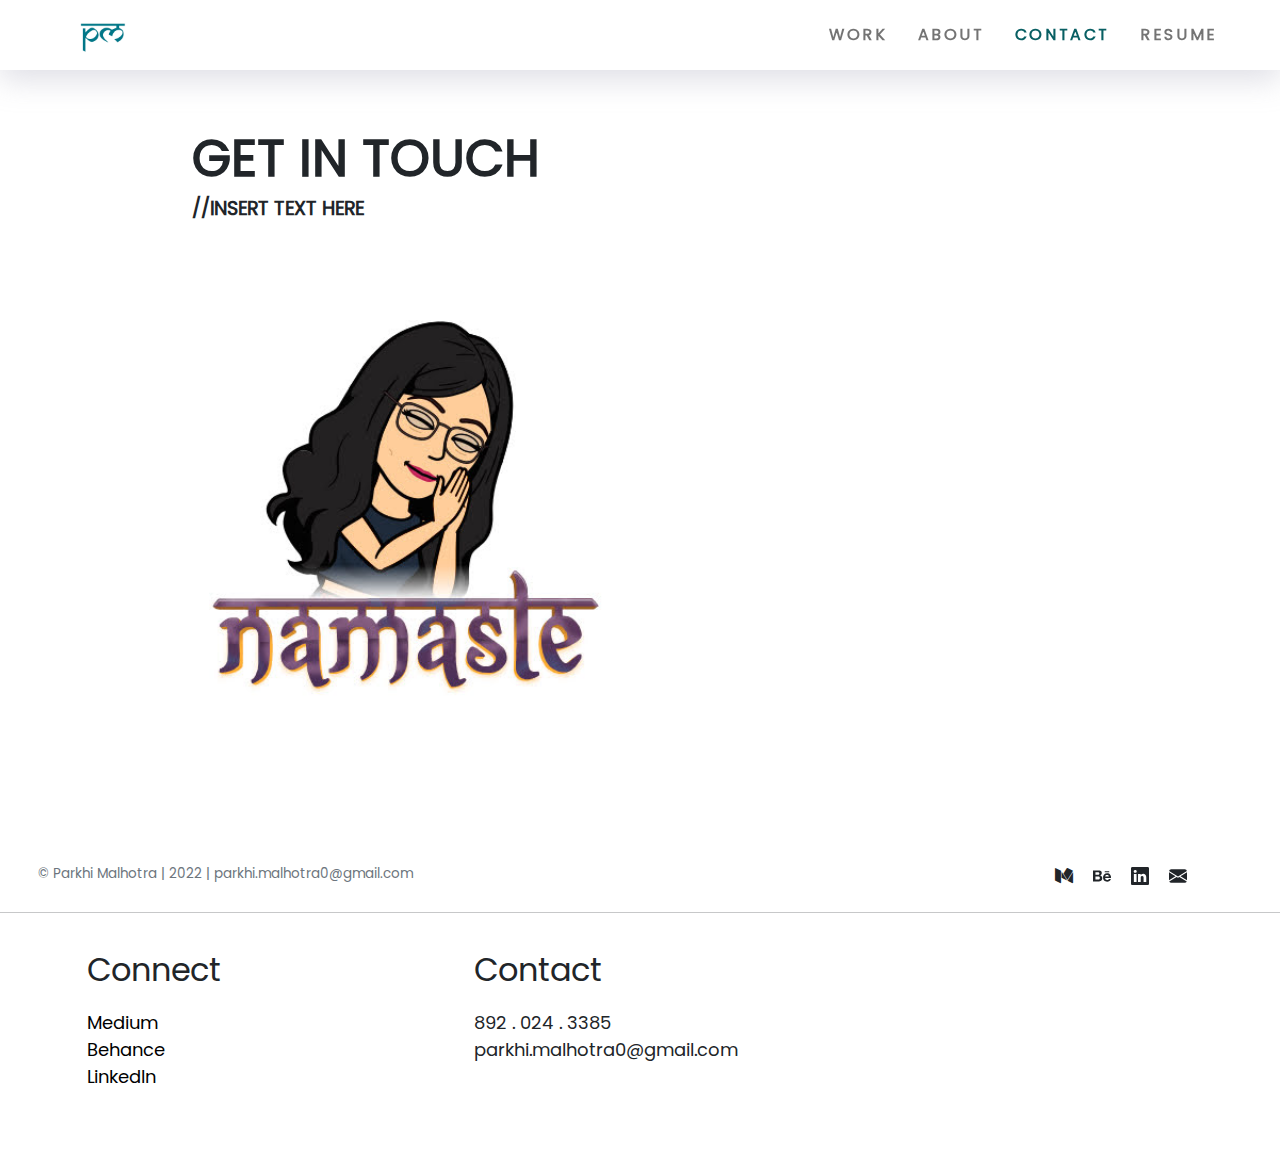
<file: contact.html>
<!DOCTYPE html>
<html lang="en">

<head>
    <meta charset="utf-8">
    <meta name="viewport" content="width=device-width, initial-scale=1.0, shrink-to-fit=no">
    <title>Purkkhi</title>
    <link rel="stylesheet" href="assets/bootstrap/css/bootstrap.min.css">
    <link rel="stylesheet" href="assets/css/Annie%20Use%20Your%20Telescope.css">
    <link rel="stylesheet" href="assets/css/Caveat.css">
    <link rel="stylesheet" href="assets/css/Poppins.css">
    <link rel="stylesheet" href="assets/css/Samarkan.css">
    <link rel="stylesheet" href="assets/css/Sofia%20Pro.css">
    <link rel="stylesheet" href="https://cdnjs.cloudflare.com/ajax/libs/font-awesome/4.7.0/css/font-awesome.min.css">
    <link rel="stylesheet" href="assets/css/Footer-Multi-Column-icons.css">
    <link rel="stylesheet" href="assets/css/Hero-Clean-images-1.css">
    <link rel="stylesheet" href="assets/css/snip1577.css">
</head>

<body>
    <nav class="navbar navbar-light navbar-expand-md fixed-top" id="navbar">
        <div class="container-fluid"><a class="navbar-brand" href="#"><img src="assets/img/logooo.jpeg" style="max-height: 6vh;"></a><button data-bs-toggle="collapse" class="navbar-toggler" data-bs-target="#navcol-1"><span class="visually-hidden">Toggle navigation</span><span class="navbar-toggler-icon"></span></button>
            <div class="collapse navbar-collapse" id="navcol-1">
                <ul class="navbar-nav ms-auto">
                    <li class="nav-item"><a class="nav-link" href="../index.html">Work</a></li>
                    <li class="nav-item"><a class="nav-link" href="about.html">About</a></li>
                    <li class="nav-item"><a class="nav-link active" href="../contact.html">Contact</a></li>
                    <li class="nav-item"><a class="nav-link" href="https://github.com/malhotraparkhi/Resume/blob/main/Parkhi%20Malhotra%20-%20Resume.pdf" target="_blank">RESUME</a></li>
                </ul>
            </div>
        </div>
    </nav>
    <section class="d-flex flex-column justify-content-start align-items-start mx-auto" id="bitmoji-about" style="height: 80vh;margin: 10% 0% 5% 0%;width:80%;">
        <h2 class="text-uppercase fw-bold" style="font-size: 4vw;font-family: 'Poppins';">Get IN TOUCH</h2>
        <h2 class="text-uppercase fw-bold" style="font-size: 1.5vw;font-family: 'Poppins';">//INSERT TEXT HERE</h2>
        <div class="row gy-4 gy-md-0" style="font-family: 'Poppins';min-height: 60vh;width: 100%!important;">
            <div class="col-md-6">
                <div style="height: 100%;background: url(&quot;assets/img/1a12861dfa03a49527ba7b0658300ecb6fb34643c45d1f05e2323d28c1f85e6a.0.png&quot;) center / contain no-repeat;"></div>
            </div>
            <div class="col-md-6 d-md-flex align-items-md-center">
                <div style="width:100%;"><script src="https://sheetdb.io/s/f/1gd6xjvwpjn6q.js"></script></div>
            </div>
        </div>
    </section>
    <hr>
    <section style="margin: 3% 2% 6% 2%;">
        <div class="d-flex flex-row justify-content-start" style="padding:0% 5%;">
            <div class="d-flex flex-column" style="width:35%;">
                <h2 class="about-headers" style="font-family:'Poppins'">Connect</h2><a class="about-urls" href="https://medium.com/@malhotraparkhi">Medium</a><a class="about-urls" href="https://www.behance.net/parkhimalhotra">Behance</a><a class="about-urls" href="https://www.linkedin.com/in/parkhi-malhotra-a0358b18a/">LinkedIn</a>
            </div>
            <div class="d-flex flex-column" style="width:35%;">
                <h2 class="about-headers" style="font-family:'Poppins'">Contact</h2>
                <p style="font-size: 2vh;font-family:'Poppins'">892 . 024 . 3385<br>parkhi.malhotra0@gmail.com</p>
            </div>
        </div>
    </section>
    <footer id="footer-l" class="footer-holder">
        <p class="text-muted mb-0 copyright-statement">© Parkhi Malhotra |&nbsp;2022 | parkhi.malhotra0@gmail.com</p>
        <ul class="list-inline d-flex flex-row justify-content-center align-items-center" id="social-icons">
            <li class="list-inline-item d-flex justify-content-center align-items-center icons" onclick="window.open(&quot;https://medium.com/@malhotraparkhi&quot;,&quot;_blank&quot;);"><i class="fa fa-medium"></i></li>
            <li class="list-inline-item d-flex justify-content-center align-items-center icons" onclick="window.open(&quot;https://www.behance.net/parkhimalhotra&quot;,&quot;_blank&quot;);"><svg xmlns="http://www.w3.org/2000/svg" width="1em" height="1em" fill="currentColor" viewBox="0 0 16 16" class="bi bi-behance">
                    <path d="M4.654 3c.461 0 .887.035 1.278.14.39.07.711.216.996.391.286.176.497.426.641.747.14.32.216.711.216 1.137 0 .496-.106.922-.356 1.242-.215.32-.566.606-.997.817.606.176 1.067.496 1.348.922.281.426.461.957.461 1.563 0 .496-.105.922-.285 1.278a2.317 2.317 0 0 1-.782.887c-.32.215-.711.39-1.137.496a5.329 5.329 0 0 1-1.278.176L0 12.803V3h4.654zm-.285 3.978c.39 0 .71-.105.957-.285.246-.18.355-.497.355-.887 0-.216-.035-.426-.105-.567a.981.981 0 0 0-.32-.355 1.84 1.84 0 0 0-.461-.176c-.176-.035-.356-.035-.567-.035H2.17v2.31c0-.005 2.2-.005 2.2-.005zm.105 4.193c.215 0 .426-.035.606-.07.176-.035.356-.106.496-.216s.25-.215.356-.39c.07-.176.14-.391.14-.641 0-.496-.14-.852-.426-1.102-.285-.215-.676-.32-1.137-.32H2.17v2.734h2.305v.005zm6.858-.035c.286.285.711.426 1.278.426.39 0 .746-.106 1.032-.286.285-.215.46-.426.53-.64h1.74c-.286.851-.712 1.457-1.278 1.848-.566.355-1.243.566-2.06.566a4.135 4.135 0 0 1-1.527-.285 2.827 2.827 0 0 1-1.137-.782 2.851 2.851 0 0 1-.712-1.172c-.175-.461-.25-.957-.25-1.528 0-.531.07-1.032.25-1.493.18-.46.426-.852.747-1.207.32-.32.711-.606 1.137-.782a4.018 4.018 0 0 1 1.493-.285c.606 0 1.137.105 1.598.355.46.25.817.532 1.102.958.285.39.496.851.641 1.348.07.496.105.996.07 1.563h-5.15c0 .58.21 1.11.496 1.396zm2.24-3.732c-.25-.25-.642-.391-1.103-.391-.32 0-.566.07-.781.176-.215.105-.356.25-.496.39a.957.957 0 0 0-.25.497c-.036.175-.07.32-.07.46h3.196c-.07-.526-.25-.882-.497-1.132zm-3.127-3.728h3.978v.957h-3.978v-.957z"></path>
                </svg></li>
            <li class="list-inline-item d-flex justify-content-center align-items-center icons" onclick="window.open(&quot;https://www.linkedin.com/in/parkhi-malhotra-a0358b18a/&quot;,&quot;_blank&quot;);"><svg xmlns="http://www.w3.org/2000/svg" width="1em" height="1em" fill="currentColor" viewBox="0 0 16 16" class="bi bi-linkedin">
                    <path d="M0 1.146C0 .513.526 0 1.175 0h13.65C15.474 0 16 .513 16 1.146v13.708c0 .633-.526 1.146-1.175 1.146H1.175C.526 16 0 15.487 0 14.854V1.146zm4.943 12.248V6.169H2.542v7.225h2.401zm-1.2-8.212c.837 0 1.358-.554 1.358-1.248-.015-.709-.52-1.248-1.342-1.248-.822 0-1.359.54-1.359 1.248 0 .694.521 1.248 1.327 1.248h.016zm4.908 8.212V9.359c0-.216.016-.432.08-.586.173-.431.568-.878 1.232-.878.869 0 1.216.662 1.216 1.634v3.865h2.401V9.25c0-2.22-1.184-3.252-2.764-3.252-1.274 0-1.845.7-2.165 1.193v.025h-.016a5.54 5.54 0 0 1 .016-.025V6.169h-2.4c.03.678 0 7.225 0 7.225h2.4z"></path>
                </svg></li>
            <li class="list-inline-item d-flex justify-content-center align-items-center icons" onclick="window.open(&quot;mailto:parkhi.malhotra0@gmail.com&quot;)"><svg xmlns="http://www.w3.org/2000/svg" width="1em" height="1em" fill="currentColor" viewBox="0 0 16 16" class="bi bi-envelope-fill">
                    <path d="M.05 3.555A2 2 0 0 1 2 2h12a2 2 0 0 1 1.95 1.555L8 8.414.05 3.555ZM0 4.697v7.104l5.803-3.558L0 4.697ZM6.761 8.83l-6.57 4.027A2 2 0 0 0 2 14h12a2 2 0 0 0 1.808-1.144l-6.57-4.027L8 9.586l-1.239-.757Zm3.436-.586L16 11.801V4.697l-5.803 3.546Z"></path>
                </svg></li>
        </ul>
    </footer>
    <footer class="flex-column-reverse justify-content-center footer-holder" id="footer-p" style="margin-top:5%;">
        <p class="text-muted mb-0 copyright-statement" style="text-align:center;padding:0% 0% 2% 0%;">© Parkhi Malhotra |&nbsp;2022 | parkhi.malhotra0@gmail.com</p>
        <ul class="list-inline d-flex flex-row justify-content-center align-items-center" id="social-icons-1" style="padding:2% 0% 0% 0%;">
            <li class="list-inline-item d-flex justify-content-center align-items-center icons" onclick="window.open(&quot;https://medium.com/@malhotraparkhi&quot;,&quot;_blank&quot;);"><i class="fa fa-medium"></i></li>
            <li class="list-inline-item d-flex justify-content-center align-items-center icons" onclick="window.open(&quot;https://www.behance.net/parkhimalhotra&quot;,&quot;_blank&quot;);"><svg xmlns="http://www.w3.org/2000/svg" width="1em" height="1em" fill="currentColor" viewBox="0 0 16 16" class="bi bi-behance">
                    <path d="M4.654 3c.461 0 .887.035 1.278.14.39.07.711.216.996.391.286.176.497.426.641.747.14.32.216.711.216 1.137 0 .496-.106.922-.356 1.242-.215.32-.566.606-.997.817.606.176 1.067.496 1.348.922.281.426.461.957.461 1.563 0 .496-.105.922-.285 1.278a2.317 2.317 0 0 1-.782.887c-.32.215-.711.39-1.137.496a5.329 5.329 0 0 1-1.278.176L0 12.803V3h4.654zm-.285 3.978c.39 0 .71-.105.957-.285.246-.18.355-.497.355-.887 0-.216-.035-.426-.105-.567a.981.981 0 0 0-.32-.355 1.84 1.84 0 0 0-.461-.176c-.176-.035-.356-.035-.567-.035H2.17v2.31c0-.005 2.2-.005 2.2-.005zm.105 4.193c.215 0 .426-.035.606-.07.176-.035.356-.106.496-.216s.25-.215.356-.39c.07-.176.14-.391.14-.641 0-.496-.14-.852-.426-1.102-.285-.215-.676-.32-1.137-.32H2.17v2.734h2.305v.005zm6.858-.035c.286.285.711.426 1.278.426.39 0 .746-.106 1.032-.286.285-.215.46-.426.53-.64h1.74c-.286.851-.712 1.457-1.278 1.848-.566.355-1.243.566-2.06.566a4.135 4.135 0 0 1-1.527-.285 2.827 2.827 0 0 1-1.137-.782 2.851 2.851 0 0 1-.712-1.172c-.175-.461-.25-.957-.25-1.528 0-.531.07-1.032.25-1.493.18-.46.426-.852.747-1.207.32-.32.711-.606 1.137-.782a4.018 4.018 0 0 1 1.493-.285c.606 0 1.137.105 1.598.355.46.25.817.532 1.102.958.285.39.496.851.641 1.348.07.496.105.996.07 1.563h-5.15c0 .58.21 1.11.496 1.396zm2.24-3.732c-.25-.25-.642-.391-1.103-.391-.32 0-.566.07-.781.176-.215.105-.356.25-.496.39a.957.957 0 0 0-.25.497c-.036.175-.07.32-.07.46h3.196c-.07-.526-.25-.882-.497-1.132zm-3.127-3.728h3.978v.957h-3.978v-.957z"></path>
                </svg></li>
            <li class="list-inline-item d-flex justify-content-center align-items-center icons" onclick="window.open(&quot;https://www.linkedin.com/in/parkhi-malhotra-a0358b18a/&quot;,&quot;_blank&quot;);"><svg xmlns="http://www.w3.org/2000/svg" width="1em" height="1em" fill="currentColor" viewBox="0 0 16 16" class="bi bi-linkedin">
                    <path d="M0 1.146C0 .513.526 0 1.175 0h13.65C15.474 0 16 .513 16 1.146v13.708c0 .633-.526 1.146-1.175 1.146H1.175C.526 16 0 15.487 0 14.854V1.146zm4.943 12.248V6.169H2.542v7.225h2.401zm-1.2-8.212c.837 0 1.358-.554 1.358-1.248-.015-.709-.52-1.248-1.342-1.248-.822 0-1.359.54-1.359 1.248 0 .694.521 1.248 1.327 1.248h.016zm4.908 8.212V9.359c0-.216.016-.432.08-.586.173-.431.568-.878 1.232-.878.869 0 1.216.662 1.216 1.634v3.865h2.401V9.25c0-2.22-1.184-3.252-2.764-3.252-1.274 0-1.845.7-2.165 1.193v.025h-.016a5.54 5.54 0 0 1 .016-.025V6.169h-2.4c.03.678 0 7.225 0 7.225h2.4z"></path>
                </svg></li>
            <li class="list-inline-item d-flex justify-content-center align-items-center icons" onclick="window.open(&quot;mailto:parkhi.malhotra0@gmail.com&quot;)"><svg xmlns="http://www.w3.org/2000/svg" width="1em" height="1em" fill="currentColor" viewBox="0 0 16 16" class="bi bi-envelope-fill">
                    <path d="M.05 3.555A2 2 0 0 1 2 2h12a2 2 0 0 1 1.95 1.555L8 8.414.05 3.555ZM0 4.697v7.104l5.803-3.558L0 4.697ZM6.761 8.83l-6.57 4.027A2 2 0 0 0 2 14h12a2 2 0 0 0 1.808-1.144l-6.57-4.027L8 9.586l-1.239-.757Zm3.436-.586L16 11.801V4.697l-5.803 3.546Z"></path>
                </svg></li>
        </ul>
    </footer>
    <script src="https://cdn.jsdelivr.net/npm/bootstrap@5.2.2/dist/js/bootstrap.bundle.min.js"></script>
    <script src="assets/js/slidechange.js"></script>
</body>

</html>
</file>
<file: assets/css/Caveat.css>
@font-face {
	font-family: 'Caveat';
	src: url(../../assets/fonts//s/caveat/v17/WnznHAc5bAfYB2QRah7pcpNvOx-pjfJ9eIipYSxP.woff2) format('woff2');
	font-weight: 400;
	font-style: normal;
	font-display: swap;
	unicode-range: U+0460-052F, U+1C80-1C88, U+20B4, U+2DE0-2DFF, U+A640-A69F, U+FE2E-FE2F;
}

@font-face {
	font-family: 'Caveat';
	src: url(../../assets/fonts//s/caveat/v17/WnznHAc5bAfYB2QRah7pcpNvOx-pjfJ9eIGpYSxP.woff2) format('woff2');
	font-weight: 400;
	font-style: normal;
	font-display: swap;
	unicode-range: U+0301, U+0400-045F, U+0490-0491, U+04B0-04B1, U+2116;
}

@font-face {
	font-family: 'Caveat';
	src: url(../../assets/fonts//s/caveat/v17/WnznHAc5bAfYB2QRah7pcpNvOx-pjfJ9eIupYSxP.woff2) format('woff2');
	font-weight: 400;
	font-style: normal;
	font-display: swap;
	unicode-range: U+0100-024F, U+0259, U+1E00-1EFF, U+2020, U+20A0-20AB, U+20AD-20CF, U+2113, U+2C60-2C7F, U+A720-A7FF;
}

@font-face {
	font-family: 'Caveat';
	src: url(../../assets/fonts//s/caveat/v17/WnznHAc5bAfYB2QRah7pcpNvOx-pjfJ9eIWpYQ.woff2) format('woff2');
	font-weight: 400;
	font-style: normal;
	font-display: swap;
	unicode-range: U+0000-00FF, U+0131, U+0152-0153, U+02BB-02BC, U+02C6, U+02DA, U+02DC, U+2000-206F, U+2074, U+20AC, U+2122, U+2191, U+2193, U+2212, U+2215, U+FEFF, U+FFFD;
}
</file>
<file: assets/css/Poppins.css>
@font-face {
	font-family: 'Poppins';
	src: url(../../assets/fonts//s/poppins/v20/pxiEyp8kv8JHgFVrJJbecmNE.woff2) format('woff2');
	font-weight: 400;
	font-style: normal;
	font-display: swap;
	unicode-range: U+0900-097F, U+1CD0-1CF6, U+1CF8-1CF9, U+200C-200D, U+20A8, U+20B9, U+25CC, U+A830-A839, U+A8E0-A8FB;
}

@font-face {
	font-family: 'Poppins';
	src: url(../../assets/fonts//s/poppins/v20/pxiEyp8kv8JHgFVrJJnecmNE.woff2) format('woff2');
	font-weight: 400;
	font-style: normal;
	font-display: swap;
	unicode-range: U+0100-024F, U+0259, U+1E00-1EFF, U+2020, U+20A0-20AB, U+20AD-20CF, U+2113, U+2C60-2C7F, U+A720-A7FF;
}

@font-face {
	font-family: 'Poppins';
	src: url(../../assets/fonts//s/poppins/v20/pxiEyp8kv8JHgFVrJJfecg.woff2) format('woff2');
	font-weight: 400;
	font-style: normal;
	font-display: swap;
	unicode-range: U+0000-00FF, U+0131, U+0152-0153, U+02BB-02BC, U+02C6, U+02DA, U+02DC, U+2000-206F, U+2074, U+20AC, U+2122, U+2191, U+2193, U+2212, U+2215, U+FEFF, U+FFFD;
}
</file>
<file: assets/css/Samarkan.css>
@font-face {
	font-family: 'Samarkan';
	src: url(../../assets/fonts/SamarkanNormal.woff2) format('woff2'),
	url(../../assets/fonts/SamarkanNormal.woff) format('woff'),
	url(../../assets/fonts/SamarkanNormal.ttf) format('truetype');
	font-weight: normal;
	font-style: normal;
	font-display: swap;
}
</file>
<file: assets/css/Footer-Multi-Column-icons.css>
.bs-icon {
  --bs-icon-size: .75rem;
  display: flex;
  flex-shrink: 0;
  justify-content: center;
  align-items: center;
  font-size: var(--bs-icon-size);
  width: calc(var(--bs-icon-size) * 2);
  height: calc(var(--bs-icon-size) * 2);
  color: var(--bs-primary);
}

.bs-icon-xs {
  --bs-icon-size: 1rem;
  width: calc(var(--bs-icon-size) * 1.5);
  height: calc(var(--bs-icon-size) * 1.5);
}

.bs-icon-sm {
  --bs-icon-size: 1rem;
}

.bs-icon-md {
  --bs-icon-size: 1.5rem;
}

.bs-icon-lg {
  --bs-icon-size: 2rem;
}

.bs-icon-xl {
  --bs-icon-size: 2.5rem;
}

.bs-icon.bs-icon-primary {
  color: var(--bs-white);
  background: var(--bs-primary);
}

.bs-icon.bs-icon-primary-light {
  color: var(--bs-primary);
  background: rgba(var(--bs-primary-rgb), .2);
}

.bs-icon.bs-icon-semi-white {
  color: var(--bs-primary);
  background: rgba(255, 255, 255, .5);
}

.bs-icon.bs-icon-rounded {
  border-radius: .5rem;
}

.bs-icon.bs-icon-circle {
  border-radius: 50%;
}

#footer-links {
  display: flex;
}

#social-icons {
  width: 20%;
  margin: 0%;
}

.icons {
  margin: 1% 5%;
  font-size: 2vh;
}

.icons:hover {
  color: #085F63;
  cursor: pointer;
  transition-duration: 0.25s;
}

#navbar {
  font-size: 1.5vh;
  position: fixed;
  z-index: 1000;
  top: 0;
  padding: 0.25% 5%;
  /*width: 100%;*/
  background: white;
  font-family: 'Poppins';
  box-shadow: 0px 10px 30px rgba(174, 174, 192, 0.4);
  letter-spacing: 0.2vw;
  text-transform: uppercase;
}

.nav-link:hover {
  color: #085F63!important;
  transition: 0.4s ease-in-out;
}

.nav-item {
  margin: 0% 2%;
  font-weight: 700;
  font-size: 1.75vh;
  color: black;
}

.navbar-nav {
  justify-content: center;
}

.copyright-statement {
  font-size: 1.5vh;
  font-family: 'Poppins';
}

#bitmoji-about {
  width: 100%;
  height: 100%;
  padding: 0% 5%;
  margin: 5% 0%;
}

.footer-holder {
  padding: 1% 3%;
  background: white;
  position: fixed;
  bottom: 0;
  width: 100vw;
  flex-direction: row;
  justify-content: space-between;
  display: flex;
}

#bitmoji-contact-div {
  width: 100%;
  display: flex;
  align-items: start;
  height: 100%;
  margin: 0%;
}

#bitmoji-div-p {
  width: 100%;
  display: flex;
  align-items: center;
  justify-content: center;
  height: 60vh;
  margin: 14% 0%;
}

#bitmoji-div {
  width: 40vw;
  display: flex;
  align-items: center;
  justify-content: center;
  height: 40vw;
  border-radius: 1vw;
  margin: 0%;
  background-repeat: no-repeat;
  background-position: center;
  background-size: cover;
  transition: 0.4s ease-in-out;
}

.proj-img {
  height: 70%;
  margin: 0%;
  padding: 0%;
}

.resume-titles {
  border-bottom: 3px solid black;
  /*margin-bottom: 8%;*/
  width: max-content;
  font-size: 3vh;
  letter-spacing: 0.2vw;
}

.resume-columns {
  margin: 0%;
  padding: 1%;
}

.about-urls2 {
  color: white;
  font-family: 'Poppins';
  font-size: 2.5vh;
  text-align: center;
  width: 25%;
  padding: 2%;
  background-color: #004444;
  text-decoration: none!important;
}

.about-urls {
  font-size: 2vh;
  font-family: 'Poppins';
  color: black;
  text-decoration: none!important;
}

.about-urls2:hover {
  background-color: black;
  cursor: pointer;
  color: white;
  transition: 0.3s ease-in-out;
}

.about-urls:hover {
  color: #004c4c;
  cursor: pointer;
  transition: 0.3s ease-in-out;
}

.about-headers {
  margin-bottom: 5%;
}

.form_lqr5vh__form_label {
  font-family: 'Poppins'!important;
}

.form_lqr5vh__form_input_submit {
  background-color: black!important;
  font-family: 'Poppins'!important;
}

.form_lqr5vh__form_container {
}

.resume-divs {
  max-width: 23%;
}

::-webkit-scrollbar {
  /*cursor: none;*/
  width: 0.4rem;
  background-color: rgba(0,0,0,0.2);
}

::-webkit-scrollbar-track {
  border-radius: 0.4rem;
  box-shadow: none;
  /*cursor: none;*/
  background-color: rgba(0,0,0,0.2);
}

::-webkit-scrollbar-thumb {
  background: #2e2e2e;
  border-radius: 0.4rem;
}

::-webkit-scrollbar-thumb:hover {
  background: #e5e5e580;
}

.workexp-cols {
  border-radius: 16px;
  box-shadow: 0px 10px 30px rgba(174, 174, 192, 0.4);
  border: 1px solid rgba(0,0,0,0.05);
  cursor: pointer;
}

.workexp-img {
  margin: 0%;
}

.active {
  color: #085F63!important;
}

.workexp-cols:hover .workexp-headings {
  color: blue;
  transition: 0.3s ease-in-out;
}

.workexp-cols:hover .workexp-paragraphs {
  color: blue!important;
  transition: 0.3s ease-in-out;
}

.workexp-content {
  margin: 5% 0%;
  font-family: 'Poppins';
}

.workexp-headings {
  color: white;
  font-weight: 700;
}

.workexp-rows {
  margin: 4% 0%;
  min-width: 85vw;
  display: flex;
  flex-direction: row;
  justify-content: space-evenly;
}

.workexp-paragraphs {
  color: white!important;
}

.form_pz0u6i__form_label {
  font-family: 'Poppins'!important;
  letter-spacing: 0.1vw;
}

.form_pz0u6i__form_input_submit {
  filter: grayscale(100%) contrast(100%);
  font-family: 'Poppins'!important;
  letter-spacing: 0.1vw;
  font-weight: 100!important;
}

.form_pz0u6i_snippet_thank_you {
  font-family: 'Poppins';
  text-align: center;
  width: 100%;
}

.workexp-cols:hover {
  box-shadow: 0px 10px 30px rgba(174, 174, 192, 0.4);
  transition: 0.3s ease-in-out;
}

@media (min-width: 1200px) {
  #work-exp-p {
    display: none;
  }
}

@media (min-width: 1200px) {
  #work-exp-l {
    display: flex;
  }
}

@media (max-width: 1199px) {
  #work-exp-p {
    display: flex;
  }
}

@media (max-width: 1199px) {
  #work-exp-l {
    display: none;
  }
}

@media (min-width: 1200px) {
  #footer-p {
    display: none;
  }
}

@media (max-width: 1199px) {
  #footer-l {
    display: none;
  }
}

@media (max-width: 1199px) {
  #subhead-l {
    display: none;
  }
}

@media (min-width: 1200px) {
  #subhead-p {
    display: none;
  }
}

@media (max-width: 1199px) {
  #pic-l {
    display: none;
  }
}

@media (min-width: 1200px) {
  #pic-p {
    display: none;
  }
}

@media (max-width: 1199px) {
  #pic-p {
    display: flex!important;
  }
}

@media (min-width: 1200px) {
  #pic-l {
    display: flex;
  }
}

@media (max-width: 1199px) {
  #resume-about-l {
    display: none;
  }
}

@media (max-width: 1199px) {
  #resume-about-p {
    display: block;
  }
}

@media (min-width: 1200px) {
  #resume-about-p {
    display: none;
  }
}

@media (min-width: 1200px) {
  #resume-about-l {
    display: block;
  }
}

@media (max-width: 1199px) {
  #homehead-div {
    padding: 2%;
  }
}

@media (min-width: 1200px) {
  #homehead-div {
    padding: 6% 6% 6% 6%;
    margin: 0% 0% 0% 2%;
  }
}

.about-carousel-slides:hover {
  cursor: pointer;
  border: 1px solid rgba(8,95,99,0.5);
  transition: 0.3s ease-in-out;
}

.about-carousel-slides {
  margin: 0px 8px;
  border-radius: 1rem;
  height: 5rem;
  width: 5rem;
}

@media (max-width: 1199px) {
  #image-carousel {
    display: none;
  }
}

@media (max-width: 1199px) {
  #grid-p {
    display: block;
  }
}

@media (min-width: 1200px) {
  #grid-p {
    display: none;
  }
}

.about-highlight {
  padding: 8%;
  color: #085F63;
  text-align: center;
  font-family: 'Poppins';
}

@media (max-width: 1200px) {
  .about-highlight {
    margin-bottom: 8vh;
    font-size: 4vw;
  }
}

@media (min-width: 768px) and (max-width: 1200px) {
  #projects-toprow {
    flex-direction: column;
    align-items: center;
  }
}

@media (min-width: 768px) and (max-width:1200px) {
  #resume-flex {
    font-size: 2vh;
  }
}
</file>
<file: assets/css/Hero-Clean-images-1.css>
.fit-cover {
  object-fit: contain;
}
</file>
<file: assets/css/snip1577.css>
.snip1577 {
  font-family: 'Poppins';
  position: relative;
  display: inline-block;
  overflow: hidden;
  color: #FFF5E4;
  background: #f0f0f3;
  text-align: left;
  font-size: 16px;
}

.snip1577 *, .snip1577:before, .snip1577:after {
  -webkit-box-sizing: border-box;
  box-sizing: border-box;
  -webkit-transition: all 0.4s ease;
  transition: all 0.4s ease;
}

.snip1577 img {
  max-width: 100%;
  backface-visibility: visible;
  vertical-align: top;
}

.snip1577:before, .snip1577:after {
  position: absolute;
  top: 20px;
  right: 20px;
  content: '';
  background-color: #f0f0f3;
  filter: opacity(0.6);
  z-index: 1;
  opacity: 1;
}

.snip1577:before {
  width: 0;
  height: 1px;
}

.snip1577:after {
  height: 0;
  width: 1px;
}

.snip1577 > .figcaption {
  position: absolute;
  left: 0;
  bottom: 0;
  padding: 15px 20px;
}

.snip1577 h3, .snip1577 h4 {
  margin: 0;
  padding: 4% 0%;
  font-size: 1.5rem;
  font-weight: normal;
  opacity: 0;
}

.snip1577 h4 {
  font-size: .8em;
  text-transform: uppercase;
}

.snip1577 a {
  position: absolute;
  top: 0;
  bottom: 0;
  left: 0;
  right: 0;
  z-index: 1;
}

.snip1577:hover img, .snip1577.hover img {
  zoom: 1;
  filter: opacity(0.6);
  -webkit-opacity: 0.2;
  opacity: 0.2;
}

.snip1577:hover:before, .snip1577.hover:before, .snip1577:hover:after, .snip1577.hover:after {
  opacity: 1;
  -webkit-transition-delay: 0.25s;
  transition-delay: 0.25s;
}

.snip1577:hover:before, .snip1577.hover:before {
  width: 40px;
}

.snip1577:hover:after, .snip1577.hover:after {
  height: 40px;
}

.snip1577:hover h3, .snip1577.hover h3, .snip1577:hover h4, .snip1577.hover h4 {
  opacity: 1;
}

.snip1577:hover h3, .snip1577.hover h3 {
  -webkit-transition-delay: 0.3s;
  transition-delay: 0.3s;
}

.snip1577:hover h4, .snip1577.hover h4 {
  -webkit-transition-delay: 0.35s;
  transition-delay: 0.35s;
}

.snip1577:hover {
  background: rgba(16,46,54,0.91);
  transition-duration: 0.25s;
}

@media (min-width: 1200px) {
  .group-3 {
    width: 33%;
  }
}

@media (max-width: 1199px) {
  .group-3 {
    width: 90%;
  }
}
</file>
